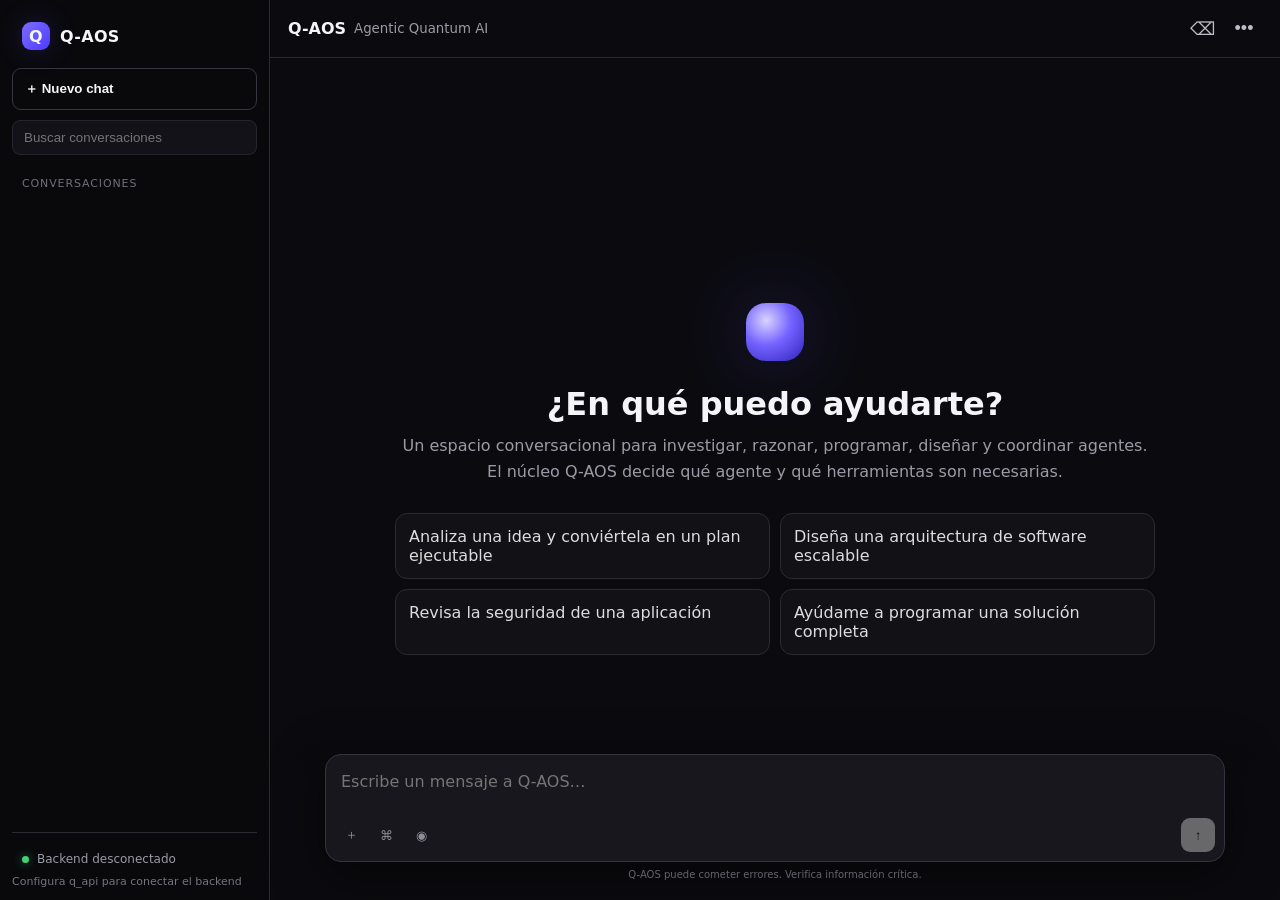
<file: index.html>
<!doctype html>
<html lang="es">
<head>
<meta charset="utf-8">
<meta name="viewport" content="width=device-width,initial-scale=1,viewport-fit=cover">
<meta name="theme-color" content="#0b0b0f">
<title>Q-AOS — Conversational Agentic AI</title>
<style>
:root{--bg:#0b0b0f;--panel:#111116;--panel2:#18181f;--line:#2a2a33;--text:#f5f5f7;--muted:#9b9ba6;--accent:#7c6cff;--accent2:#a18cff;--user:#24242c;--danger:#ff5f56;--ok:#43d17a}
*{box-sizing:border-box}html,body{height:100%;margin:0}body{font-family:Inter,ui-sans-serif,system-ui,-apple-system,BlinkMacSystemFont,"Segoe UI",sans-serif;background:var(--bg);color:var(--text);overflow:hidden}.app{height:100dvh;display:flex}.sidebar{width:270px;background:#09090c;border-right:1px solid var(--line);display:flex;flex-direction:column;padding:12px}.brand{display:flex;align-items:center;gap:10px;padding:10px 10px 18px;font-weight:800;letter-spacing:.02em}.logo{width:28px;height:28px;border-radius:9px;display:grid;place-items:center;background:linear-gradient(135deg,var(--accent),#4d3cff);box-shadow:0 0 28px #6d5cff35}.new{width:100%;border:1px solid #363640;background:transparent;color:var(--text);border-radius:9px;padding:11px 12px;text-align:left;cursor:pointer;font-weight:650}.new:hover{background:#17171d}.search{margin:10px 0}.search input{width:100%;background:#121218;border:1px solid #25252d;color:var(--text);padding:9px 11px;border-radius:8px;outline:none}.section-label{font-size:11px;color:#6f6f79;text-transform:uppercase;letter-spacing:.08em;padding:12px 10px 7px}.history{overflow:auto;flex:1}.chat-item{padding:9px 10px;border-radius:8px;color:#c9c9d0;font-size:13px;white-space:nowrap;overflow:hidden;text-overflow:ellipsis;cursor:pointer}.chat-item:hover,.chat-item.active{background:#19191f;color:#fff}.side-bottom{border-top:1px solid var(--line);padding-top:10px}.status{display:flex;align-items:center;gap:8px;padding:9px 10px;font-size:12px;color:var(--muted)}.dot{width:7px;height:7px;border-radius:50%;background:var(--ok);box-shadow:0 0 10px #43d17a88}.main{min-width:0;flex:1;display:flex;flex-direction:column;background:var(--bg)}.topbar{height:58px;border-bottom:1px solid var(--line);display:flex;align-items:center;justify-content:space-between;padding:0 18px}.model{display:flex;align-items:center;gap:8px;font-weight:700}.model small{font-weight:500;color:var(--muted)}.top-actions{display:flex;gap:6px}.icon-btn{border:0;background:transparent;color:#bdbdc7;width:36px;height:36px;border-radius:8px;cursor:pointer;font-size:18px}.icon-btn:hover{background:#18181e;color:#fff}.mobile-menu{display:none}.conversation{flex:1;overflow-y:auto;scroll-behavior:smooth}.empty{height:100%;display:flex;align-items:center;justify-content:center;padding:30px}.empty-inner{text-align:center;max-width:760px}.orb{width:58px;height:58px;border-radius:20px;margin:0 auto 24px;background:radial-gradient(circle at 35% 30%,#d9d4ff,#7463ff 45%,#3021bd);box-shadow:0 0 80px #6755ff45}.empty h1{font-size:32px;margin:0 0 10px}.empty p{color:var(--muted);margin:0 auto 28px;line-height:1.6}.suggestions{display:grid;grid-template-columns:repeat(2,1fr);gap:10px;text-align:left}.suggestion{background:#111116;border:1px solid var(--line);border-radius:12px;padding:13px;cursor:pointer;color:#ddd}.suggestion:hover{border-color:#4b4667;background:#15151b}.messages{max-width:900px;margin:0 auto;padding:25px 24px 150px}.msg{display:flex;gap:15px;margin:24px 0}.avatar{width:30px;height:30px;flex:0 0 30px;border-radius:9px;display:grid;place-items:center;font-size:12px;font-weight:800}.assistant .avatar{background:linear-gradient(135deg,var(--accent),#4735e8)}.user .avatar{background:#3a3a43}.content{min-width:0;max-width:100%;line-height:1.65;font-size:15px;white-space:pre-wrap;overflow-wrap:anywhere}.user .content{background:var(--user);border-radius:14px;padding:11px 14px}.meta{font-size:11px;color:#73737d;margin-top:5px}.typing{display:flex;gap:5px;padding:12px 0}.typing span{width:6px;height:6px;background:#888;border-radius:50%;animation:b 1s infinite}.typing span:nth-child(2){animation-delay:.15s}.typing span:nth-child(3){animation-delay:.3s}@keyframes b{50%{opacity:.25;transform:translateY(-3px)}}.composer-wrap{position:fixed;bottom:0;left:270px;right:0;padding:18px 24px 20px;background:linear-gradient(transparent,var(--bg) 28%)}.composer{max-width:900px;margin:auto;background:#17171d;border:1px solid #34343e;border-radius:16px;box-shadow:0 12px 50px #0008}.composer:focus-within{border-color:#55516d}.composer textarea{display:block;width:100%;min-height:56px;max-height:180px;resize:none;border:0;outline:0;background:transparent;color:#fff;padding:15px 15px 6px;font:inherit;line-height:1.45}.toolbar{display:flex;align-items:center;justify-content:space-between;padding:7px 9px 9px}.tools{display:flex;gap:3px}.tool{border:0;background:transparent;color:#8d8d98;width:32px;height:32px;border-radius:8px;cursor:pointer}.tool:hover{background:#24242b;color:#fff}.send{width:34px;height:34px;border:0;border-radius:9px;background:#fff;color:#08080b;cursor:pointer;font-weight:900}.send:disabled{opacity:.35;cursor:not-allowed}.hint{font-size:10px;color:#64646e;text-align:center;margin-top:7px}.menu{position:fixed;right:18px;top:52px;background:#17171d;border:1px solid var(--line);border-radius:12px;padding:7px;display:none;z-index:5;min-width:190px;box-shadow:0 20px 50px #0009}.menu button{display:block;width:100%;background:transparent;border:0;color:#ddd;text-align:left;padding:10px;border-radius:7px;cursor:pointer}.menu button:hover{background:#24242b}.backend{font-size:11px;color:#74747e}.hidden{display:none!important}@media(max-width:760px){.sidebar{position:fixed;z-index:10;inset:0 auto 0 0;transform:translateX(-100%);transition:.2s;width:285px}.sidebar.open{transform:none}.mobile-menu{display:block}.composer-wrap{left:0;padding:10px 10px 13px}.messages{padding:18px 14px 145px}.topbar{padding:0 10px}.suggestions{grid-template-columns:1fr}.empty h1{font-size:27px}}
</style>
</head>
<body>
<div class="app">
<aside class="sidebar" id="sidebar">
  <div class="brand"><div class="logo">Q</div><span>Q-AOS</span></div>
  <button class="new" id="newChat">＋ Nuevo chat</button>
  <div class="search"><input id="search" placeholder="Buscar conversaciones"></div>
  <div class="section-label">Conversaciones</div>
  <div class="history" id="history"></div>
  <div class="side-bottom"><div class="status"><span class="dot"></span><span id="statusText">Sistema operativo</span></div><div class="backend" id="backend">Quantum backend: conectando…</div></div>
</aside>
<main class="main">
  <header class="topbar"><div class="model"><button class="icon-btn mobile-menu" id="mobileMenu">☰</button><span>Q-AOS</span><small>Agentic Quantum AI</small></div><div class="top-actions"><button class="icon-btn" id="clear" title="Limpiar chat">⌫</button><button class="icon-btn" id="more" title="Opciones">•••</button></div></header>
  <div class="menu" id="menu"><button id="newFromMenu">Nuevo chat</button><button id="export">Exportar conversación</button><button id="clearAll">Borrar historial local</button></div>
  <section class="conversation" id="conversation">
    <div class="empty" id="empty"><div class="empty-inner"><div class="orb"></div><h1>¿En qué puedo ayudarte?</h1><p>Un espacio conversacional para investigar, razonar, programar, diseñar y coordinar agentes. El núcleo Q-AOS decide qué agente y qué herramientas son necesarias.</p><div class="suggestions"><div class="suggestion">Analiza una idea y conviértela en un plan ejecutable</div><div class="suggestion">Diseña una arquitectura de software escalable</div><div class="suggestion">Revisa la seguridad de una aplicación</div><div class="suggestion">Ayúdame a programar una solución completa</div></div></div></div>
    <div class="messages hidden" id="messages"></div>
  </section>
  <div class="composer-wrap"><div class="composer"><textarea id="input" rows="1" placeholder="Escribe un mensaje a Q-AOS…"></textarea><div class="toolbar"><div class="tools"><button class="tool" title="Adjuntar" onclick="alert('Adjuntos: se habilitarán en la siguiente capa de herramientas.')">＋</button><button class="tool" title="Herramientas">⌘</button><button class="tool" title="Voz">◉</button></div><button class="send" id="send" disabled>↑</button></div></div><div class="hint">Q-AOS puede cometer errores. Verifica información crítica.</div></div>
</main></div>
<script>
const API=localStorage.getItem('q_api')||'http://localhost:8000';
let session=localStorage.getItem('q_session')||crypto.randomUUID();localStorage.setItem('q_session',session);
let chats=JSON.parse(localStorage.getItem('q_chats')||'[]');let current=JSON.parse(localStorage.getItem('q_current')||'[]');
const $=id=>document.getElementById(id), input=$('input'), send=$('send');
function esc(s){return s.replace(/[&<>]/g,c=>({'&':'&amp;','<':'&lt;','>':'&gt;'}[c]))}
function render(){const empty=$('empty'),messages=$('messages');empty.classList.toggle('hidden',current.length>0);messages.classList.toggle('hidden',current.length===0);messages.innerHTML=current.map(m=>`<div class="msg ${m.role}"><div class="avatar">${m.role==='assistant'?'Q':'U'}</div><div><div class="content">${esc(m.content)}</div><div class="meta">${m.role==='assistant'?'Q-AOS':'Tú'}</div></div></div>`).join('');$('conversation').scrollTop=$('conversation').scrollHeight}
function save(){localStorage.setItem('q_current',JSON.stringify(current));localStorage.setItem('q_chats',JSON.stringify(chats))}
function historyRender(filter=''){const h=$('history');h.innerHTML=chats.filter(c=>c.title.toLowerCase().includes(filter.toLowerCase())).slice().reverse().map(c=>`<div class="chat-item" data-id="${c.id}">${esc(c.title)}</div>`).join('');h.querySelectorAll('.chat-item').forEach(x=>x.onclick=()=>loadChat(x.dataset.id))}
function loadChat(id){const c=chats.find(x=>x.id===id);if(!c)return;session=c.session;localStorage.setItem('q_session',session);current=c.messages||[];save();render();$('sidebar').classList.remove('open')}
function newChat(){if(current.length)saveChat();current=[];session=crypto.randomUUID();localStorage.setItem('q_session',session);localStorage.removeItem('q_current');render();input.focus()}
function saveChat(){if(!current.length)return;const first=current.find(x=>x.role==='user');if(!first)return;const existing=chats.find(x=>x.session===session);const obj={id:existing?.id||crypto.randomUUID(),session,title:first.content.slice(0,48),messages:current};if(existing)Object.assign(existing,obj);else chats.push(obj);save();historyRender()}
async function health(){try{const h=await fetch(API+'/health').then(r=>r.json());$('statusText').textContent='Q-AOS online';$('backend').textContent='Quantum: '+(h.quantum_backend||[]).join(', ') + (h.model_configured?' · model conectado':' · modo local')}catch(e){$('statusText').textContent='Backend desconectado';$('backend').textContent='Configura q_api para conectar el backend'}}
async function sendMessage(){const text=input.value.trim();if(!text||send.disabled)return;current.push({role:'user',content:text});render();input.value='';resize();send.disabled=true;const typing={role:'assistant',content:'…'};current.push(typing);render();try{const r=await fetch(API+'/chat',{method:'POST',headers:{'Content-Type':'application/json'},body:JSON.stringify({session_id:session,message:text})});const data=await r.json();current.pop();current.push({role:'assistant',content:data.message||data.error||'No recibí una respuesta válida.'});saveChat();save();render()}catch(e){current.pop();current.push({role:'assistant',content:'No pude conectar con Q-AOS. Revisa que el backend esté ejecutándose y que q_api apunte a su URL.'});render()}finally{send.disabled=false;input.focus()}}
function resize(){input.style.height='auto';input.style.height=Math.min(input.scrollHeight,180)+'px';send.disabled=!input.value.trim()}
input.addEventListener('input',resize);input.addEventListener('keydown',e=>{if(e.key==='Enter'&&!e.shiftKey){e.preventDefault();sendMessage()}});send.onclick=sendMessage;$('newChat').onclick=newChat;$('newFromMenu').onclick=()=>{newChat();$('menu').style.display='none'};$('mobileMenu').onclick=()=>$('sidebar').classList.toggle('open');$('more').onclick=()=>{$('menu').style.display=$('menu').style.display==='block'?'none':'block'};$('clear').onclick=()=>{current=[];localStorage.removeItem('q_current');render()};$('clearAll').onclick=()=>{chats=[];current=[];localStorage.clear();location.reload()};$('search').oninput=e=>historyRender(e.target.value);$('export').onclick=()=>{const blob=new Blob([current.map(m=>m.role+': '+m.content).join('\n\n')],{type:'text/plain'});const a=document.createElement('a');a.href=URL.createObjectURL(blob);a.download='q-aos-conversacion.txt';a.click()};document.querySelectorAll('.suggestion').forEach(x=>x.onclick=()=>{input.value=x.textContent;resize();sendMessage()});
render();historyRender();health();
</script>
</body>
</html>
</file>
